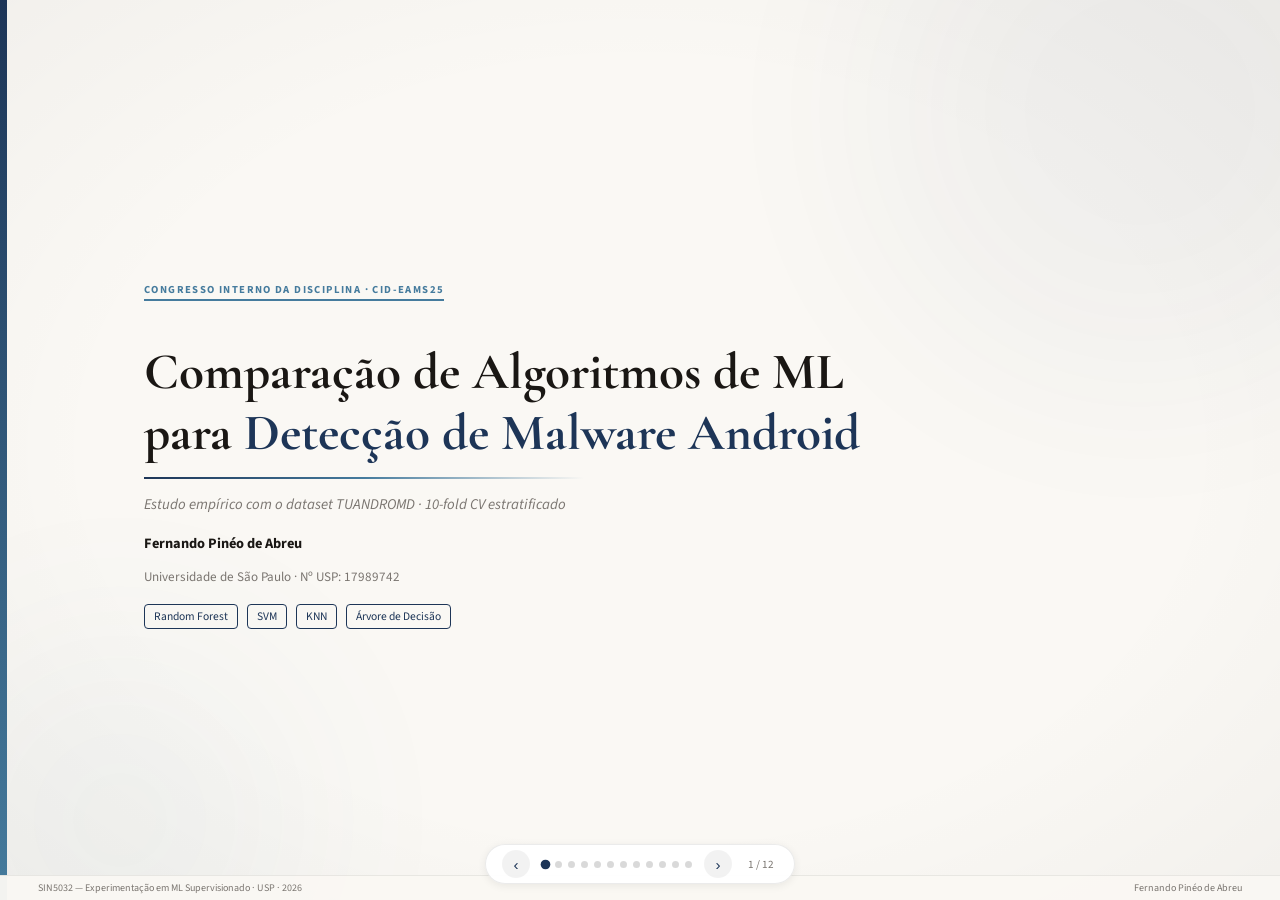
<file: index.html>
<!DOCTYPE html>
<html lang="pt-BR">
<head>
<meta charset="UTF-8">
<meta name="viewport" content="width=device-width, initial-scale=1.0">
<meta name="slides-format" content="viewport">
<title>Malware Android — ML Comparativo v6</title>
<link rel="preconnect" href="https://fonts.googleapis.com">
<link rel="preconnect" href="https://fonts.gstatic.com" crossorigin>
<link href="https://fonts.googleapis.com/css2?family=Cormorant+Garamond:wght@400;600;700&family=Source+Sans+3:wght@300;400;600;700&display=swap" rel="stylesheet">
<link rel="stylesheet" href="assets/css/styles.css">
</head>
<body>
<div class="deck">

<!-- SLIDE 1 TÍTULO -->
<div class="slide slide-1 active" data-slide="1">
  <div class="gradient-mesh">
    <div class="blob" style="width:540px;height:540px;top:-160px;right:-130px;background:#1d3557"></div>
    <div class="blob" style="width:380px;height:380px;bottom:-110px;left:-70px;background:#457b9d"></div>
  </div>
  <div class="title-bar"></div>
  <div class="slide-footer"><span>SIN5032 — Experimentação em ML Supervisionado · USP · 2026</span><span>Fernando Pinéo de Abreu</span></div>
  <div class="content" style="padding-left:clamp(2.4rem,5vw,4.5rem)">
    <p class="section-tag reveal">Congresso Interno da Disciplina · CID-EAMS25</p>
    <h1 class="font-display reveal" style="font-size:clamp(1.9rem,4vw,3.2rem);font-weight:700;line-height:1.2;margin-bottom:.5rem">
      Comparação de Algoritmos de ML<br>para <span style="color:#1d3557">Detecção de Malware Android</span>
    </h1>
    <hr class="rule reveal" style="max-width:440px;margin-left:0;margin-top:.8rem;margin-bottom:.8rem">
    <p class="reveal" style="font-size:.93rem;color:#7a7570;font-style:italic;margin-bottom:1.1rem">Estudo empírico com o dataset TUANDROMD · 10-fold CV estratificado</p>
    <div class="reveal">
      <p style="font-size:.9rem;font-weight:700;color:#1a1714">Fernando Pinéo de Abreu</p>
      <p style="font-size:.82rem;color:#7a7570">Universidade de São Paulo · Nº USP: 17989742</p>
    </div>
    <div class="reveal" style="margin-top:1.1rem;display:flex;gap:9px;flex-wrap:wrap">
      <span style="font-size:.72rem;color:#1d3557;border:1px solid #1d3557;border-radius:4px;padding:3px 9px">Random Forest</span>
      <span style="font-size:.72rem;color:#1d3557;border:1px solid #1d3557;border-radius:4px;padding:3px 9px">SVM</span>
      <span style="font-size:.72rem;color:#1d3557;border:1px solid #1d3557;border-radius:4px;padding:3px 9px">KNN</span>
      <span style="font-size:.72rem;color:#1d3557;border:1px solid #1d3557;border-radius:4px;padding:3px 9px">Árvore de Decisão</span>
    </div>
  </div>
</div>

<!-- SLIDE 2 PROBLEMA -->
<div class="slide slide-2" data-slide="2">
  <div class="gradient-mesh"><div class="blob" style="width:340px;height:340px;top:-60px;right:-40px;background:#1d3557"></div></div>
  <div class="slide-footer"><span>Introdução</span><span>Fernando Pinéo de Abreu</span></div>
  <div class="content">
    <p class="section-tag reveal">1. Problema</p>
    <h2 class="font-display reveal" style="font-size:clamp(1.6rem,3vw,2.4rem);font-weight:600;margin-bottom:.65rem">Motivação e Questão de Pesquisa</h2>
    <hr class="rule-thin reveal" style="margin-bottom:.9rem">
    <div style="display:grid;grid-template-columns:1fr 1fr 1fr;gap:12px;margin-bottom:1rem">
      <div class="sci-card reveal" style="text-align:center"><div style="font-size:2rem;font-weight:700;color:#1d3557;font-family:'Cormorant Garamond',serif">3B+</div><p style="font-size:.73rem;color:#7a7570;margin-top:2px">dispositivos Android ativos</p></div>
      <div class="sci-card reveal" style="text-align:center"><div style="font-size:2rem;font-weight:700;color:#e63946;font-family:'Cormorant Garamond',serif">79,8%</div><p style="font-size:.73rem;color:#7a7570;margin-top:2px">das amostras são malware</p></div>
      <div class="sci-card reveal" style="text-align:center"><div style="font-size:2rem;font-weight:700;color:#457b9d;font-family:'Cormorant Garamond',serif">241</div><p style="font-size:.73rem;color:#7a7570;margin-top:2px">features binárias</p></div>
    </div>
    <div class="reveal" style="border-left:4px solid #1d3557;padding:.9rem 1.3rem;background:rgba(29,53,87,.04);border-radius:0 8px 8px 0">
      <p style="font-size:.75rem;font-weight:700;text-transform:uppercase;letter-spacing:.08em;color:#1d3557;margin-bottom:.3rem">Questão de Pesquisa</p>
      <p style="font-family:'Cormorant Garamond',serif;font-style:italic;font-size:1.13rem;line-height:1.45;color:#1a1714">Qual algoritmo — RF, SVM, KNN ou AD — apresenta maior F1 e AUC-ROC, e as diferenças são estatisticamente significativas sob 10-fold CV?</p>
    </div>
  </div>
</div>

<!-- SLIDE 3 DATASET + METODOLOGIA -->
<div class="slide slide-3" data-slide="3">
  <div class="gradient-mesh"><div class="blob" style="width:340px;height:340px;bottom:-60px;left:-40px;background:#457b9d"></div></div>
  <div class="slide-footer"><span>Dataset e Metodologia</span><span>Fernando Pinéo de Abreu</span></div>
  <div class="content">
    <p class="section-tag reveal">2. Dataset e Metodologia</p>
    <h2 class="font-display reveal" style="font-size:clamp(1.6rem,3vw,2.4rem);font-weight:600;margin-bottom:.65rem">TUANDROMD + Protocolo Experimental</h2>
    <hr class="rule-thin reveal" style="margin-bottom:.9rem">
    <div style="display:grid;grid-template-columns:1fr 1fr;gap:16px">
      <div>
        <p class="reveal" style="font-size:.74rem;font-weight:700;text-transform:uppercase;letter-spacing:.08em;color:#1d3557;border-bottom:2px solid #1d3557;padding-bottom:3px;margin-bottom:.5rem">Dataset</p>
        <ul style="list-style:none;padding:0;display:flex;flex-direction:column;gap:7px">
          <li class="reveal" style="font-size:.82rem;color:#3d3a35">· 4.464 instâncias · 241 features binárias</li>
          <li class="reveal" style="font-size:.82rem;color:#3d3a35">· 213 permissões Android + 28 APIs</li>
          <li class="reveal" style="font-size:.82rem;color:#e63946;font-weight:600">! 3.802 duplicatas — cautela nas métricas</li>
          <li class="reveal" style="font-size:.82rem;color:#e63946;font-weight:600">! Desbalanceamento: 79,8% malware</li>
        </ul>
      </div>
      <div>
        <p class="reveal" style="font-size:.74rem;font-weight:700;text-transform:uppercase;letter-spacing:.08em;color:#457b9d;border-bottom:2px solid #457b9d;padding-bottom:3px;margin-bottom:.5rem">Protocolo</p>
        <ul style="list-style:none;padding:0;display:flex;flex-direction:column;gap:7px">
          <li class="reveal" style="font-size:.82rem;color:#3d3a35">· StratifiedKFold 10 folds, seed=42</li>
          <li class="reveal" style="font-size:.82rem;color:#3d3a35">· MinMaxScaler apenas em SVM e KNN</li>
          <li class="reveal" style="font-size:.82rem;color:#3d3a35">· Métricas: F1-score e AUC-ROC</li>
          <li class="reveal" style="font-size:.82rem;color:#3d3a35">· Wilcoxon + Bonferroni (α = <span style="color:#e63946;font-weight:700">0,0083</span>)</li>
        </ul>
      </div>
    </div>
    <div class="reveal" style="margin-top:.7rem;font-size:.74rem;color:#7a7570;padding:.55rem .75rem;border:1px dashed rgba(0,0,0,.13);border-radius:6px;line-height:1.4">
      Objetivo da validação: estimar o erro fora da amostra; a escolha de modelos e hiperparâmetros no mesmo processo pode introduzir viés otimista leve.
    </div>
  </div>
</div>

<!-- SLIDE 5 DESENHO EXPERIMENTAL -->
<div class="slide slide-5" data-slide="5">
  <div class="gradient-mesh"><div class="blob" style="width:340px;height:340px;top:-60px;right:-40px;background:#1d3557"></div></div>
  <div class="slide-footer"><span>Desenho Experimental</span><span>Fernando Pinéo de Abreu</span></div>
  <div class="content">
    <p class="section-tag reveal">2.1 Desenho Experimental</p>
    <h2 class="font-display reveal" style="font-size:clamp(1.55rem,2.8vw,2.2rem);font-weight:600;margin-bottom:.55rem">Condições, Fatores e Controle Experimental</h2>
    <hr class="rule-thin reveal" style="margin-bottom:.75rem">
    <div style="display:grid;grid-template-columns:1fr 1fr 1fr;gap:12px;align-items:start">
      <div class="sci-card reveal" style="border-left:3px solid #1d3557">
        <p style="font-size:.8rem;font-weight:700;color:#1d3557;margin-bottom:4px">Condições testadas</p>
        <p style="font-size:.76rem;color:#7a7570;line-height:1.4">RF, SVM, KNN e AD avaliados no mesmo conjunto TUANDROMD, com F1-score e AUC-ROC como resposta experimental.</p>
      </div>
      <div class="sci-card reveal" style="border-left:3px solid #457b9d">
        <p style="font-size:.8rem;font-weight:700;color:#457b9d;margin-bottom:4px">Fatores manipulados</p>
        <p style="font-size:.76rem;color:#7a7570;line-height:1.4">Hipótese/modelo de classificação e pré-processamento específico (MinMaxScaler apenas para SVM/KNN).</p>
      </div>
      <div class="sci-card reveal" style="border-left:3px solid #e63946">
        <p style="font-size:.8rem;font-weight:700;color:#e63946;margin-bottom:4px">Constantes e bloqueio</p>
        <p style="font-size:.76rem;color:#7a7570;line-height:1.4">Mesmos folds estratificados (pareamento), seed fixa, mesmas métricas e mesmo protocolo estatístico (Wilcoxon pareado + Bonferroni).</p>
      </div>
    </div>
    <div class="reveal" style="margin-top:.7rem;font-size:.75rem;color:#7a7570;padding:.6rem .8rem;border:1px dashed rgba(0,0,0,.13);border-radius:6px;line-height:1.4">
      Este desenho busca estimar erro fora da amostra com menor viés e menor dependência de uma partição específica.
    </div>
  </div>
</div>

<!-- SLIDE 4 BASE DE DADOS (VISUAL) -->
<div class="slide slide-4" data-slide="4">
  <div class="gradient-mesh"><div class="blob" style="width:340px;height:340px;bottom:-60px;left:-40px;background:#457b9d"></div></div>
  <div class="slide-footer"><span>Base de Dados</span><span>Fernando Pinéo de Abreu</span></div>
  <div class="content">
    <p class="section-tag reveal">2.2 Base de Dados (Visual)</p>
    <h2 class="font-display reveal" style="font-size:clamp(1.55rem,2.8vw,2.2rem);font-weight:600;margin-bottom:.55rem">Recorte do TUANDROMD em formato tabular</h2>
    <hr class="rule-thin reveal" style="margin-bottom:.75rem">
    <div style="display:grid;grid-template-columns:1.65fr 1fr;gap:16px;align-items:start">
      <div class="chart-wrap reveal" style="padding:10px">
        <img src="assets/images/slide-7-dataset-print.png" alt="Recorte do dataset TUANDROMD em formato tabular com features binárias">
      </div>
      <div style="display:flex;flex-direction:column;gap:9px">
        <div class="sci-card reveal" style="border-left:3px solid #1d3557">
          <p style="font-size:.8rem;font-weight:700;color:#1d3557;margin-bottom:2px">Leitura do recorte</p>
          <p style="font-size:.76rem;color:#7a7570">Cada linha representa um aplicativo; as colunas são permissões e APIs codificadas de forma binária (0/1).</p>
        </div>
        <div class="sci-card reveal" style="border-left:3px solid #e63946">
          <p style="font-size:.8rem;font-weight:700;color:#e63946;margin-bottom:2px">Ponto metodológico</p>
          <p style="font-size:.76rem;color:#7a7570">A estrutura alta dimensional (241 features) motiva comparar algoritmos com vieses indutivos distintos sob o mesmo protocolo.</p>
        </div>
      </div>
    </div>
  </div>
</div>

<!-- SLIDE 6 FEATURES MAIS DISCRIMINATIVAS -->
<div class="slide slide-6" data-slide="6">
  <div class="gradient-mesh"><div class="blob" style="width:340px;height:340px;bottom:-60px;right:-40px;background:#457b9d"></div></div>
  <div class="slide-footer"><span>Análise das Features</span><span>Fernando Pinéo de Abreu</span></div>
  <div class="content">
    <p class="section-tag reveal">3. Resultados</p>
    <h2 class="font-display reveal" style="font-size:clamp(1.55rem,2.8vw,2.2rem);font-weight:600;margin-bottom:.55rem">Taxa de Presença das Top 5 Features por Classe</h2>
    <hr class="rule-thin reveal" style="margin-bottom:.75rem">
    <div style="display:grid;grid-template-columns:1.45fr 1fr;gap:16px;align-items:start">
      <div class="chart-wrap reveal" style="padding:10px">
        <img src="assets/images/slide-4-features.png" alt="Comparação da taxa de presença das cinco principais features entre malware e goodware">
      </div>
      <div style="display:flex;flex-direction:column;gap:9px">
        <div class="sci-card reveal" style="border-left:3px solid #1d3557">
          <p style="font-size:.8rem;font-weight:700;color:#1d3557;margin-bottom:2px">Feature mais discriminativa</p>
          <p style="font-size:.76rem;color:#7a7570"><code>RECEIVE_BOOT_COMPLETED</code> aparece em <b>98%</b> dos malwares e <b>39%</b> dos goodwares.</p>
        </div>
        <div class="sci-card reveal" style="border-left:3px solid #457b9d">
          <p style="font-size:.8rem;font-weight:700;color:#457b9d;margin-bottom:2px">Padrão de benignidade</p>
          <p style="font-size:.76rem;color:#7a7570"><code>openConnection</code> e <code>getLastKnownLocation</code> predominam em goodware.</p>
        </div>
        <div class="reveal" style="font-size:.75rem;color:#7a7570;padding:.6rem .8rem;border:1px dashed rgba(0,0,0,.13);border-radius:6px;line-height:1.4">
          O gráfico contextualiza por que os modelos conseguem separar classes com alto F1 e AUC.
        </div>
      </div>
    </div>
  </div>
</div>

<!-- SLIDE 7 GRÁFICO BARRAS -->
<div class="slide slide-7" data-slide="7">
  <div class="gradient-mesh"><div class="blob" style="width:340px;height:340px;top:-60px;right:-40px;background:#1d3557"></div></div>
  <div class="slide-footer"><span>Resultados</span><span>Fernando Pinéo de Abreu</span></div>
  <div class="content">
    <p class="section-tag reveal">3. Resultados</p>
    <h2 class="font-display reveal" style="font-size:clamp(1.55rem,2.8vw,2.2rem);font-weight:600;margin-bottom:.55rem">F1-score e AUC-ROC por Algoritmo (média ± σ)</h2>
    <hr class="rule-thin reveal" style="margin-bottom:.75rem">
    <div style="display:grid;grid-template-columns:1.6fr 1fr;gap:16px;align-items:start">
      <div class="chart-wrap reveal" style="padding:10px">
        <img src="assets/images/slide-4-chart.png" alt="Barras F1 e AUC por algoritmo — barras de erro mostram desvio padrão nos 10 folds">
      </div>
      <div style="display:flex;flex-direction:column;gap:9px">
        <div class="sci-card reveal" style="border-left:3px solid #1d3557">
          <p style="font-size:.8rem;font-weight:700;color:#1d3557;margin-bottom:2px">🏆 Random Forest</p>
          <p style="font-size:.76rem;color:#7a7570">F1 = <b>0,9969</b> · AUC = <b>0,9995</b><br>σ<sub>AUC</sub> = ±0,0006 — mais estável</p>
        </div>
        <div class="sci-card reveal" style="border-left:3px solid #e63946">
          <p style="font-size:.8rem;font-weight:700;color:#e63946;margin-bottom:2px">⚠ Árvore de Decisão</p>
          <p style="font-size:.76rem;color:#7a7570">F1 alto, AUC = <b style="color:#e63946">0,9819</b><br>σ<sub>AUC</sub> = ±0,0127 — instável</p>
        </div>
        <div class="sci-card reveal" style="border-left:3px solid #457b9d">
          <p style="font-size:.8rem;font-weight:700;color:#457b9d;margin-bottom:2px">SVM e KNN</p>
          <p style="font-size:.76rem;color:#7a7570">Desempenho intermediário e similar entre si</p>
        </div>
      </div>
    </div>
  </div>
</div>

<!-- SLIDE 8 BOXPLOT -->
<div class="slide slide-8" data-slide="8">
  <div class="gradient-mesh"><div class="blob" style="width:340px;height:340px;bottom:-60px;left:-40px;background:#457b9d"></div></div>
  <div class="slide-footer"><span>Resultados — Estabilidade</span><span>Fernando Pinéo de Abreu</span></div>
  <div class="content">
    <p class="section-tag reveal">3. Resultados</p>
    <h2 class="font-display reveal" style="font-size:clamp(1.55rem,2.8vw,2.2rem);font-weight:600;margin-bottom:.55rem">Distribuição do F1-score nos 10 Folds</h2>
    <hr class="rule-thin reveal" style="margin-bottom:.75rem">
    <div style="display:grid;grid-template-columns:1.1fr 1fr;gap:16px;align-items:start">
      <div class="chart-wrap reveal" style="padding:10px">
        <img src="assets/images/slide-5-chart.png" alt="Boxplot do F1-score por fold para cada algoritmo">
      </div>
      <div style="display:flex;flex-direction:column;gap:9px">
        <div class="sci-card reveal" style="border-left:3px solid #1d3557">
          <p style="font-size:.8rem;font-weight:700;color:#1d3557;margin-bottom:2px">RF é o mais consistente</p>
          <p style="font-size:.76rem;color:#7a7570">Caixa estreita — menor dispersão interquartil nos 10 folds.</p>
        </div>
        <div class="sci-card reveal" style="border-left:3px solid #e63946">
          <p style="font-size:.8rem;font-weight:700;color:#e63946;margin-bottom:2px">AD tem outlier</p>
          <p style="font-size:.76rem;color:#7a7570">Um fold distante revela sensibilidade à partição dos dados.</p>
        </div>
        <div class="reveal" style="font-size:.75rem;color:#7a7570;padding:.6rem .8rem;border:1px dashed rgba(0,0,0,.13);border-radius:6px;line-height:1.4">
          A variabilidade distingue RF dos demais — não apenas a mediana.
        </div>
      </div>
    </div>
  </div>
</div>

<!-- SLIDE 9 HEATMAP + TABELA -->
<div class="slide slide-9" data-slide="9">
  <div class="gradient-mesh"><div class="blob" style="width:340px;height:340px;top:-60px;left:-40px;background:#1d3557"></div></div>
  <div class="slide-footer"><span>Comparação Estatística</span><span>Fernando Pinéo de Abreu</span></div>
  <div class="content">
    <p class="section-tag reveal">4. Significância Estatística</p>
    <h2 class="font-display reveal" style="font-size:clamp(1.55rem,2.8vw,2.2rem);font-weight:600;margin-bottom:.55rem">Wilcoxon Pareado + Correção de Bonferroni (α = 0,0083)</h2>
    <hr class="rule-thin reveal" style="margin-bottom:.75rem">
    <div style="display:grid;grid-template-columns:1fr 1fr;gap:16px;align-items:start">
      <div class="chart-wrap reveal" style="padding:10px">
        <img src="assets/images/slide-6-chart.png" alt="Heatmap dos p-valores do teste de Wilcoxon com correção de Bonferroni">
      </div>
      <div>
        <table class="sci-table reveal">
          <thead><tr><th>Par</th><th style="text-align:center">p-valor</th><th style="text-align:center">Sig.</th></tr></thead>
          <tbody>
            <tr class="hl"><td>RF vs SVM</td><td style="text-align:center">0,002</td><td style="text-align:center"><span class="sig-yes">Sim ✓</span></td></tr>
            <tr class="hl"><td>RF vs KNN</td><td style="text-align:center">0,002</td><td style="text-align:center"><span class="sig-yes">Sim ✓</span></td></tr>
            <tr class="hl"><td>RF vs AD</td><td style="text-align:center">0,004</td><td style="text-align:center"><span class="sig-yes">Sim ✓</span></td></tr>
            <tr class="hl"><td>SVM vs KNN</td><td style="text-align:center">0,008</td><td style="text-align:center"><span class="sig-yes">Sim ✓</span></td></tr>
            <tr><td>SVM vs AD</td><td style="text-align:center">0,695</td><td style="text-align:center"><span class="sig-no">Não ✗</span></td></tr>
            <tr><td>KNN vs AD</td><td style="text-align:center">0,051</td><td style="text-align:center"><span class="sig-no">Não ✗</span></td></tr>
          </tbody>
        </table>
        <div class="sci-card reveal" style="margin-top:10px;border-left:3px solid #1d3557">
          <p style="font-size:.78rem;color:#3d3a35"><strong style="color:#1d3557">RF supera todos</strong> com significância. SVM, KNN e AD não se distinguem entre si.</p>
        </div>
      </div>
    </div>
  </div>
</div>

<!-- SLIDE 10 LIMITAÇÕES -->
<div class="slide slide-10" data-slide="10">
  <div class="gradient-mesh"><div class="blob" style="width:340px;height:340px;bottom:-60px;left:-40px;background:#457b9d"></div></div>
  <div class="slide-footer"><span>Limitações do Experimento</span><span>Fernando Pinéo de Abreu</span></div>
  <div class="content">
    <p class="section-tag reveal">5. Limitações</p>
    <h2 class="font-display reveal" style="font-size:clamp(1.55rem,2.8vw,2.2rem);font-weight:600;margin-bottom:.55rem">Ameaças à validade dos resultados</h2>
    <hr class="rule-thin reveal" style="margin-bottom:.75rem">
    <div style="display:grid;grid-template-columns:1fr 1fr;gap:12px;align-items:start">
      <div class="sci-card reveal" style="border-left:3px solid #e63946">
        <p style="font-size:.8rem;font-weight:700;color:#e63946;margin-bottom:4px">Muitas duplicatas no dataset</p>
        <p style="font-size:.76rem;color:#7a7570;line-height:1.4">3.802 de 4.464 instâncias são duplicadas, podendo inflar F1/AUC e reduzir a variabilidade observada.</p>
      </div>
      <div class="sci-card reveal" style="border-left:3px solid #1d3557">
        <p style="font-size:.8rem;font-weight:700;color:#1d3557;margin-bottom:4px">Desbalanceamento de classes</p>
        <p style="font-size:.76rem;color:#7a7570;line-height:1.4">Com 79,8% de malware, os modelos podem favorecer a classe majoritária sem refletir cenários reais.</p>
      </div>
      <div class="sci-card reveal" style="border-left:3px solid #457b9d">
        <p style="font-size:.8rem;font-weight:700;color:#457b9d;margin-bottom:4px">Validação em base única</p>
        <p style="font-size:.76rem;color:#7a7570;line-height:1.4">Resultados obtidos apenas no TUANDROMD; a generalização para outros períodos e famílias é limitada.</p>
      </div>
      <div class="sci-card reveal" style="border-left:3px solid #1d3557">
        <p style="font-size:.8rem;font-weight:700;color:#1d3557;margin-bottom:4px">Sem otimização extensa</p>
        <p style="font-size:.76rem;color:#7a7570;line-height:1.4">Comparação focou configurações padrão; ajustes de hiperparâmetros e nested CV podem alterar o ranking.</p>
      </div>
    </div>
  </div>
</div>

<!-- SLIDE 11 CONCLUSÃO -->
<div class="slide slide-11" data-slide="11">
  <div class="gradient-mesh">
    <div class="blob" style="width:500px;height:500px;top:-130px;right:-110px;background:#1d3557"></div>
    <div class="blob" style="width:360px;height:360px;bottom:-90px;left:-60px;background:#457b9d"></div>
  </div>
  <div class="title-bar"></div>
  <div class="slide-footer"><span>Conclusão</span><span>Fernando Pinéo de Abreu</span></div>
  <div class="content" style="padding-left:clamp(2.4rem,5vw,4.5rem)">
    <p class="section-tag reveal">6. Conclusão</p>
    <h2 class="font-display reveal" style="font-size:clamp(1.8rem,3.4vw,2.8rem);font-weight:600;margin-bottom:.55rem">Síntese</h2>
    <hr class="rule reveal" style="max-width:400px;margin-left:0;margin-bottom:.9rem">
    <div class="reveal" style="border-left:4px solid #1d3557;padding:.85rem 1.2rem;background:rgba(29,53,87,.04);border-radius:0 8px 8px 0;margin-bottom:1rem;max-width:740px">
      <p style="font-family:'Cormorant Garamond',serif;font-style:italic;font-size:clamp(1rem,1.7vw,1.2rem);line-height:1.5;color:#1a1714">O <strong>Random Forest</strong> obteve F1 = 0,9969 e AUC = 0,9995, com superioridade estatisticamente significativa sobre todos os demais após correção de Bonferroni (p ≤ 0,004).</p>
    </div>
    <div style="display:grid;grid-template-columns:1fr 1fr 1fr;gap:11px" class="reveal">
      <div class="sci-card" style="text-align:center"><div style="font-size:1.65rem;font-weight:700;color:#1d3557;font-family:'Cormorant Garamond',serif">4/6</div><p style="font-size:.71rem;color:#7a7570">pares com diferença significativa</p></div>
      <div class="sci-card" style="text-align:center;border-left:3px solid #e63946"><div style="font-size:1.65rem;font-weight:700;color:#e63946;font-family:'Cormorant Garamond',serif">Cautela</div><p style="font-size:.71rem;color:#7a7570">3.802 duplicatas podem inflar métricas</p></div>
      <div class="sci-card" style="text-align:center;border-left:3px solid #457b9d"><div style="font-size:1.65rem;font-weight:700;color:#457b9d;font-family:'Cormorant Garamond',serif">Próximos</div><p style="font-size:.71rem;color:#7a7570">Grid search + SMOTE + datasets independentes</p></div>
    </div>
  </div>
</div>

</div>
<!-- SLIDE 12 ENCERRAMENTO -->
<div class="slide slide-12" data-slide="12">
  <div class="gradient-mesh">
    <div class="blob" style="width:520px;height:520px;top:-150px;right:-120px;background:#1d3557"></div>
    <div class="blob" style="width:380px;height:380px;bottom:-100px;left:-70px;background:#457b9d"></div>
  </div>
  <div class="title-bar"></div>
  <div class="slide-footer"><span>Encerramento</span><span>Fernando Pinéo de Abreu</span></div>
  <div class="content" style="padding-left:clamp(2.4rem,5vw,4.5rem);display:flex;flex-direction:column;justify-content:center;min-height:78vh">
    <p class="section-tag reveal">7. Encerramento</p>
    <h2 class="font-display reveal" style="font-size:clamp(2.2rem,4.2vw,3.5rem);font-weight:600;line-height:1.15;margin-bottom:.7rem">Obrigado!</h2>
    <hr class="rule reveal" style="max-width:360px;margin-left:0;margin-bottom:1rem">
    <div class="reveal" style="border-left:4px solid #1d3557;padding:1rem 1.35rem;background:rgba(29,53,87,.04);border-radius:0 8px 8px 0;max-width:760px">
      <p style="font-family:'Cormorant Garamond',serif;font-style:italic;font-size:clamp(1.15rem,2vw,1.45rem);line-height:1.5;color:#1a1714;margin:0 0 .45rem 0">Agradeço pela atenção.</p>
      <p style="font-size:.92rem;color:#3d3a35;margin:0">Fernando Pinéo de Abreu</p>
    </div>
  </div>
</div>

<div class="nav-controls">
  <button class="nav-btn" onclick="changeSlide(-1)">&#8249;</button>
  <div class="slide-dots" id="dots"></div>
  <button class="nav-btn" onclick="changeSlide(1)">&#8250;</button>
  <span class="slide-counter" id="counter">1 / 12</span>
</div>
<script src="assets/js/slides.js"></script>
</body>
</html>
</file>
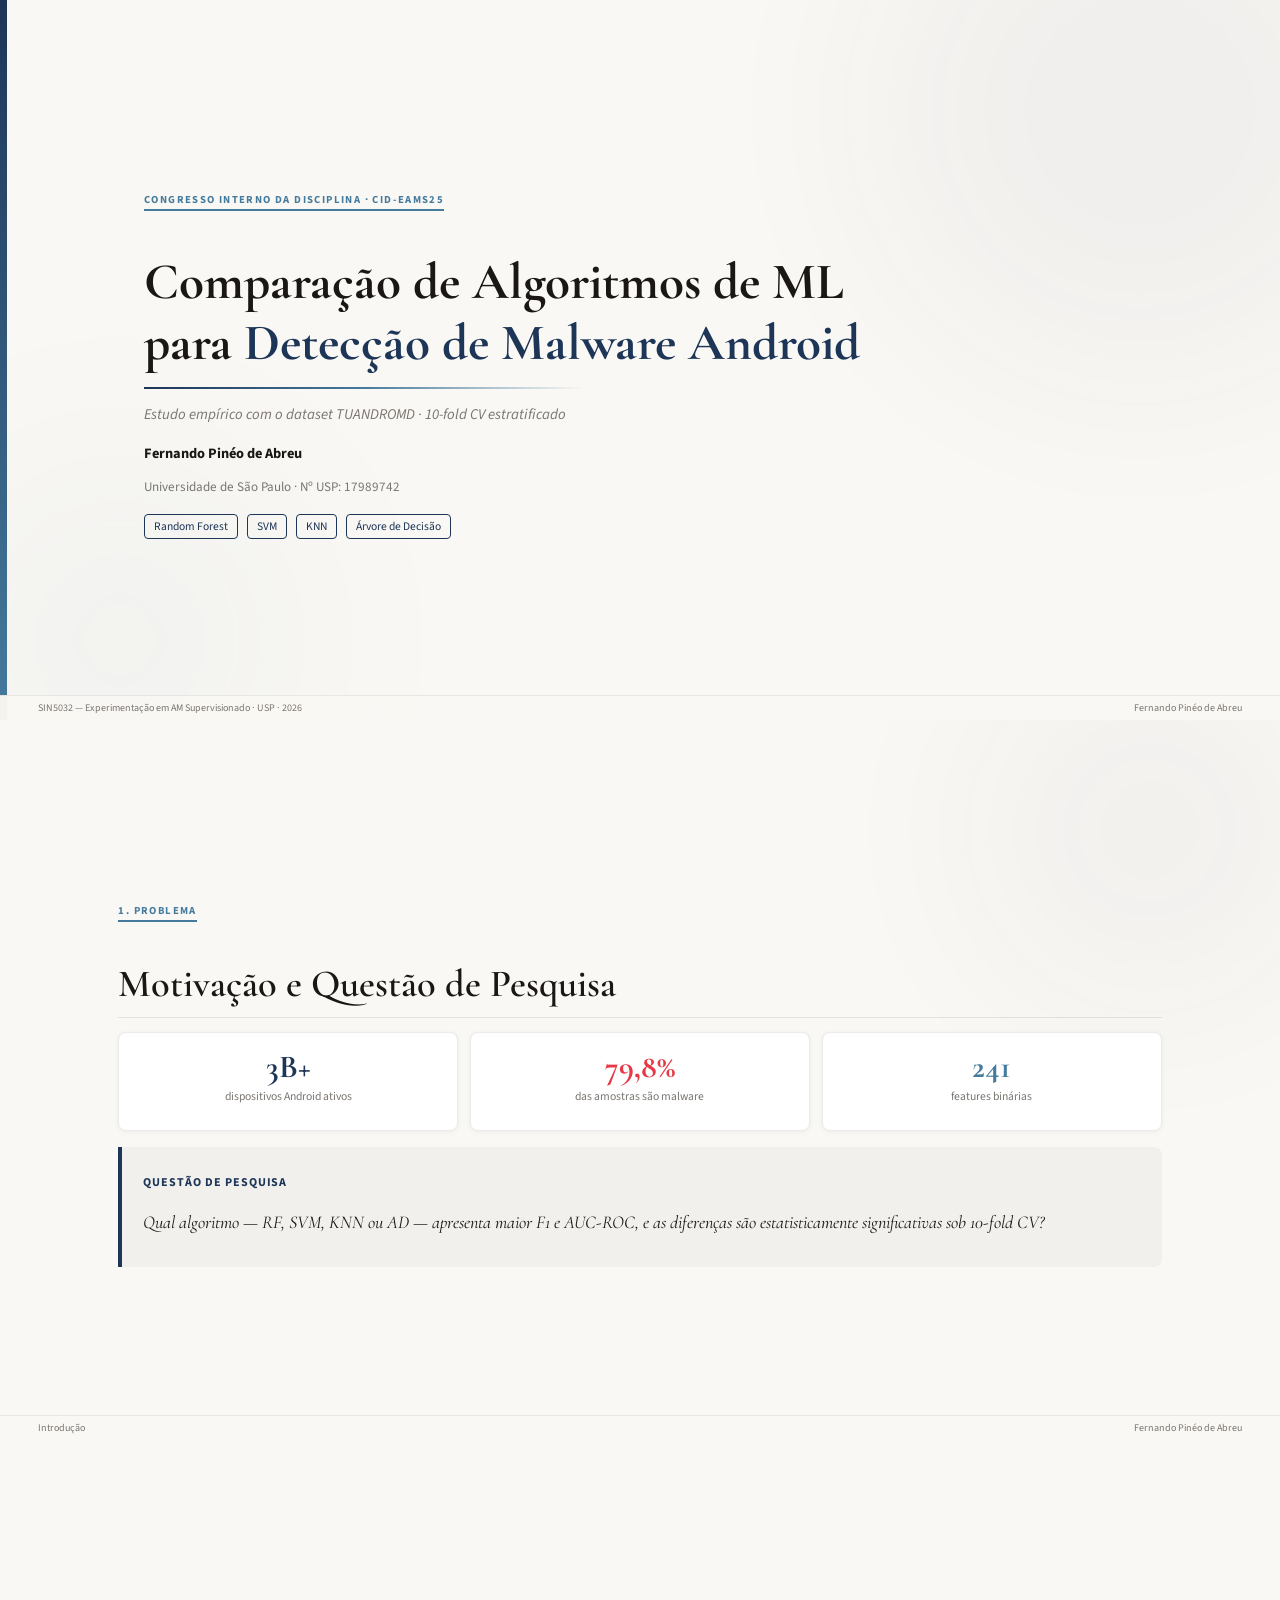
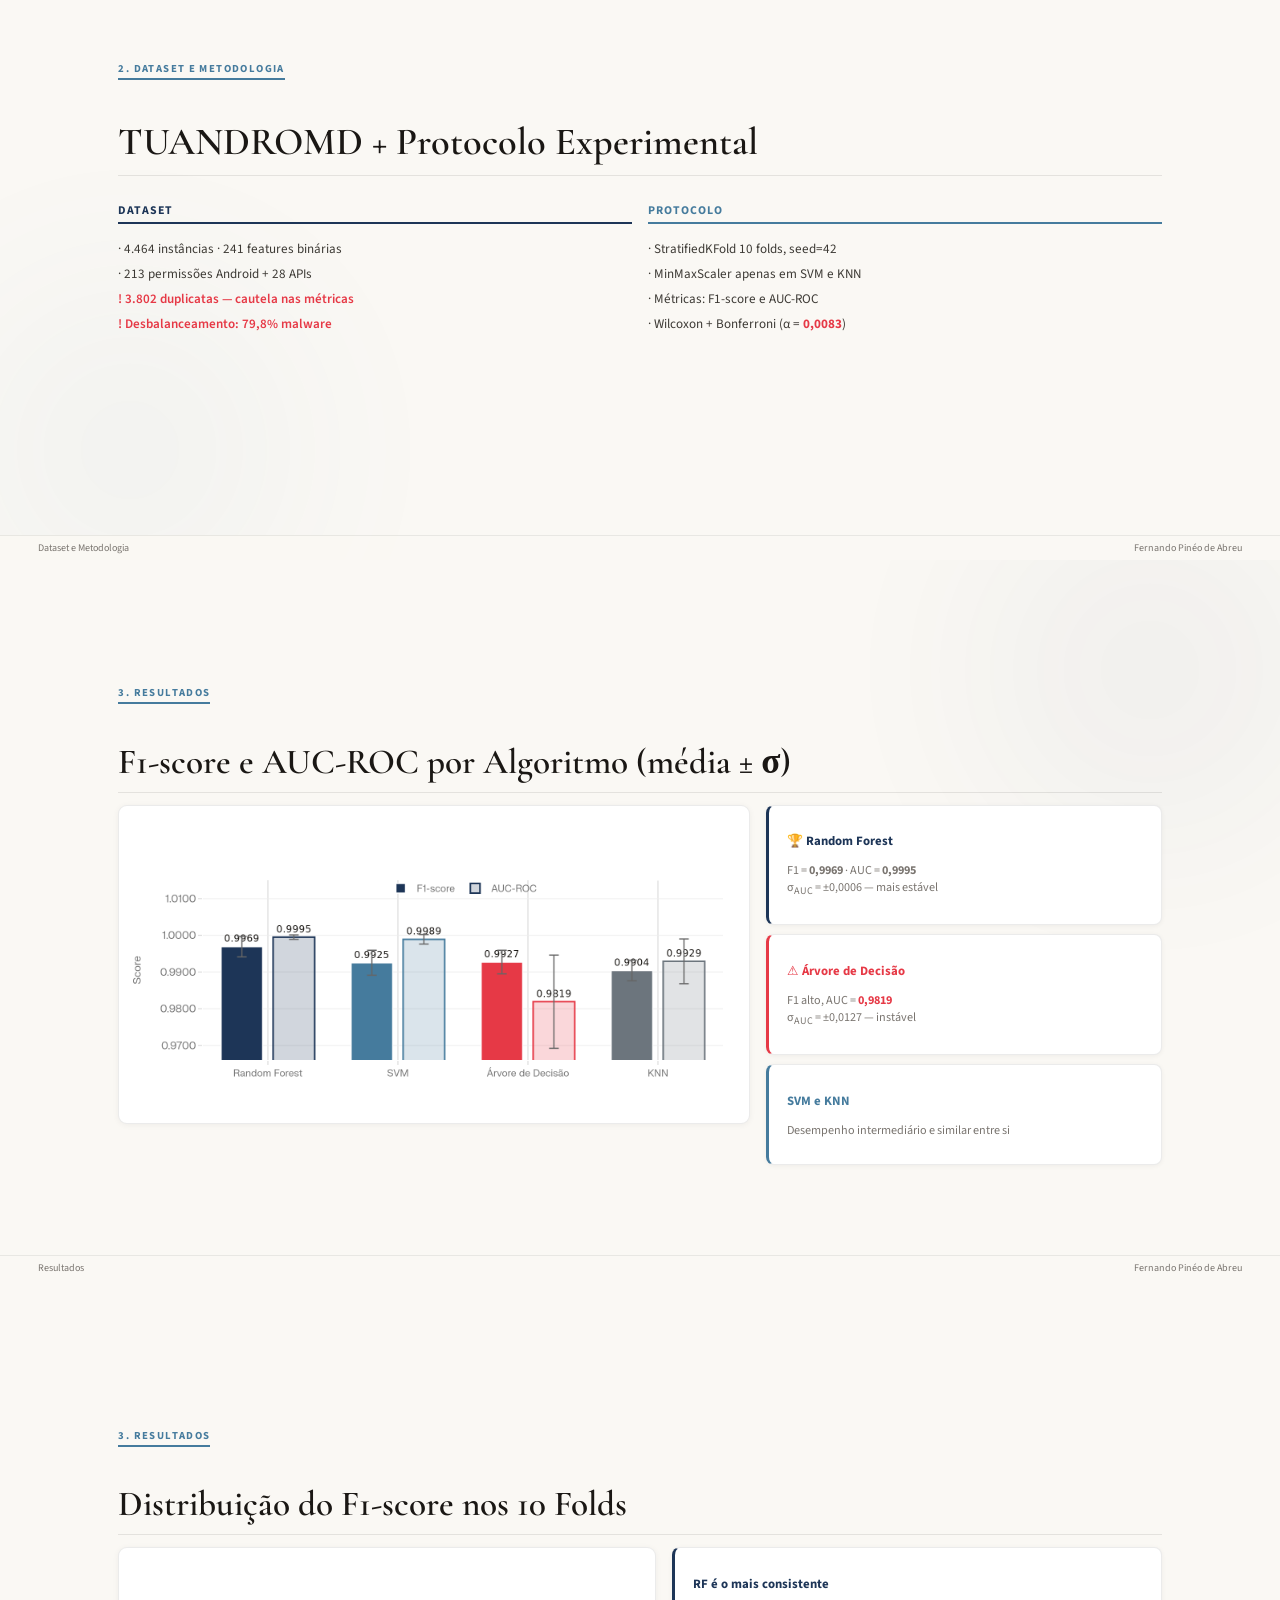
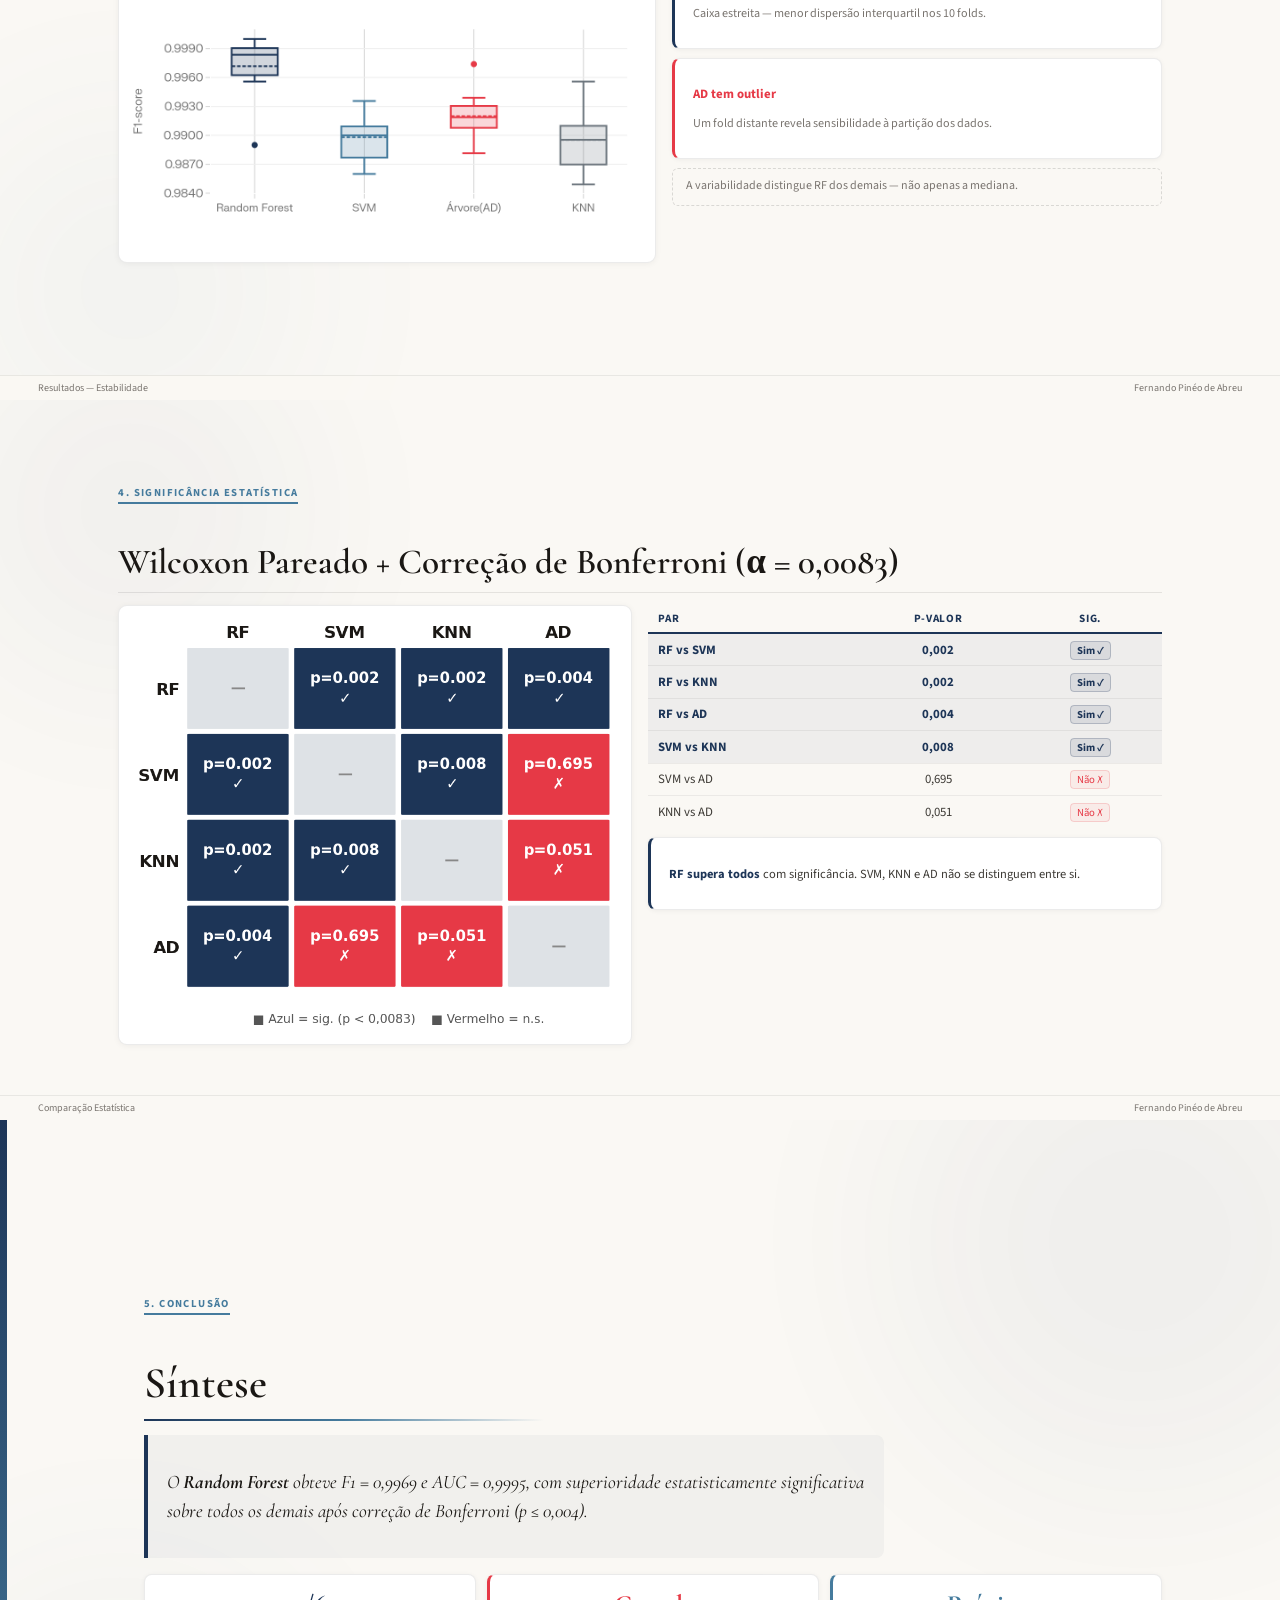
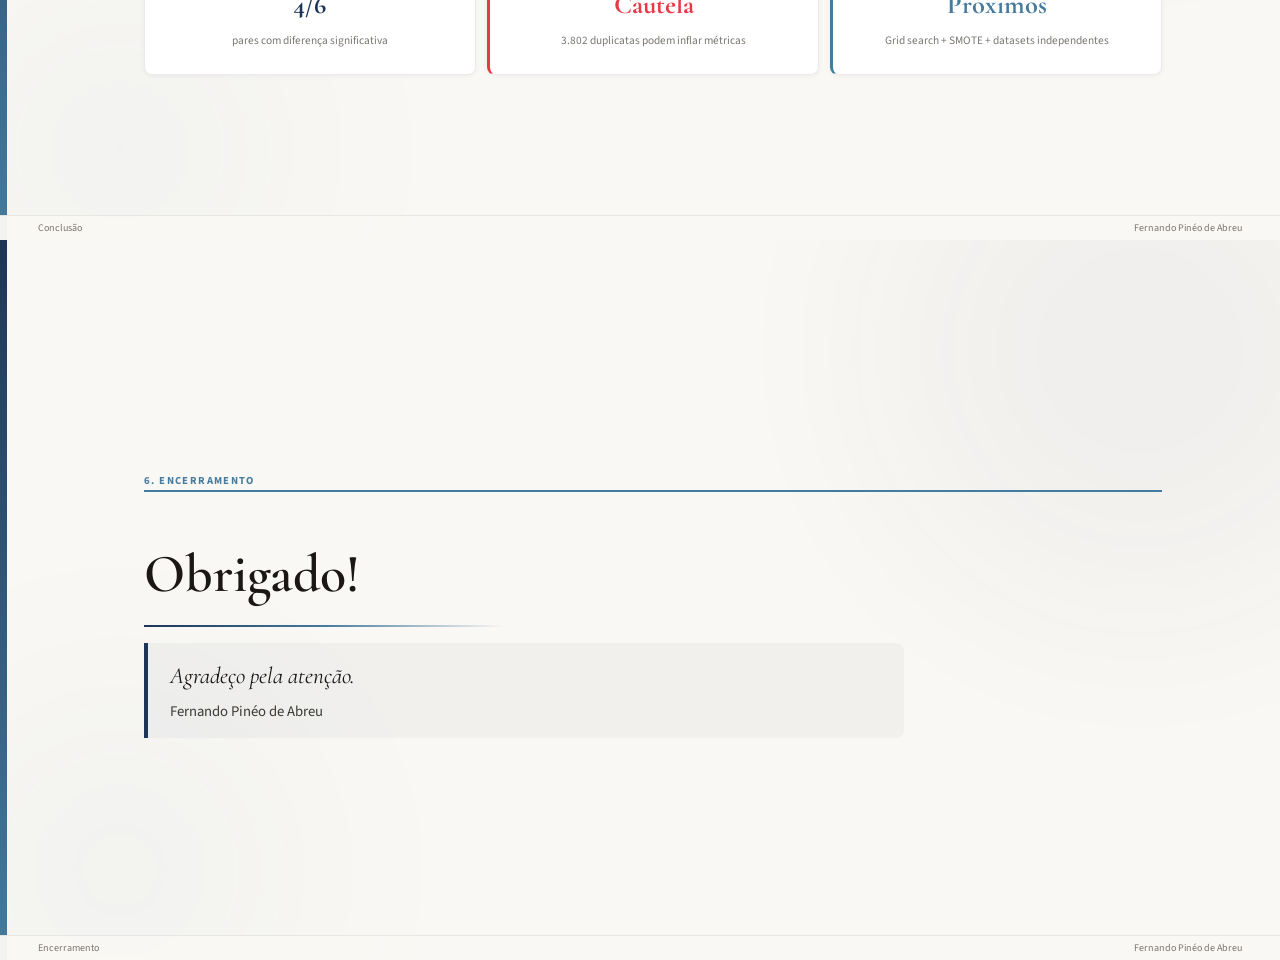
<file: slides-print.html>
<!DOCTYPE html>
<html lang="pt-BR">
<head>
<meta charset="UTF-8">
<meta name="viewport" content="width=device-width, initial-scale=1.0">
<meta name="slides-format" content="viewport">
<title>Malware Android — ML Comparativo v6</title>
<link rel="preconnect" href="https://fonts.googleapis.com">
<link rel="preconnect" href="https://fonts.gstatic.com" crossorigin>
<link href="https://fonts.googleapis.com/css2?family=Cormorant+Garamond:wght@400;600;700&family=Source+Sans+3:wght@300;400;600;700&display=swap" rel="stylesheet">
<link rel="stylesheet" href="assets/css/styles.css">
<style>
@page { size: 13.333in 7.5in; margin: 0; }
html, body { margin: 0 !important; padding: 0 !important; width: auto !important; height: auto !important; overflow: visible !important; background: #ffffff !important; }
body { font-family: 'Source Sans 3', system-ui, sans-serif; }
.deck { width: auto !important; height: auto !important; position: static !important; }
.slide, .slide.active {
  position: relative !important;
  inset: auto !important;
  opacity: 1 !important;
  transform: none !important;
  pointer-events: auto !important;
  width: 13.333in !important;
  height: 7.5in !important;
  min-height: 7.5in !important;
  page-break-after: always !important;
  break-after: page !important;
  overflow: hidden !important;
}
.slide:last-of-type { page-break-after: auto !important; break-after: auto !important; }
.slide::after { display: none !important; }
.reveal { opacity: 1 !important; transform: none !important; }
.nav-controls { display: none !important; }
</style>
</head>
<body>
<div class="deck">

<!-- SLIDE 1 TÍTULO -->
<div class="slide slide-1 active" data-slide="1">
  <div class="gradient-mesh">
    <div class="blob" style="width:540px;height:540px;top:-160px;right:-130px;background:#1d3557"></div>
    <div class="blob" style="width:380px;height:380px;bottom:-110px;left:-70px;background:#457b9d"></div>
  </div>
  <div class="title-bar"></div>
  <div class="slide-footer"><span>SIN5032 — Experimentação em AM Supervisionado · USP · 2026</span><span>Fernando Pinéo de Abreu</span></div>
  <div class="content" style="padding-left:clamp(2.4rem,5vw,4.5rem)">
    <p class="section-tag reveal">Congresso Interno da Disciplina · CID-EAMS25</p>
    <h1 class="font-display reveal" style="font-size:clamp(1.9rem,4vw,3.2rem);font-weight:700;line-height:1.2;margin-bottom:.5rem">
      Comparação de Algoritmos de ML<br>para <span style="color:#1d3557">Detecção de Malware Android</span>
    </h1>
    <hr class="rule reveal" style="max-width:440px;margin-left:0;margin-top:.8rem;margin-bottom:.8rem">
    <p class="reveal" style="font-size:.93rem;color:#7a7570;font-style:italic;margin-bottom:1.1rem">Estudo empírico com o dataset TUANDROMD · 10-fold CV estratificado</p>
    <div class="reveal">
      <p style="font-size:.9rem;font-weight:700;color:#1a1714">Fernando Pinéo de Abreu</p>
      <p style="font-size:.82rem;color:#7a7570">Universidade de São Paulo · Nº USP: 17989742</p>
    </div>
    <div class="reveal" style="margin-top:1.1rem;display:flex;gap:9px;flex-wrap:wrap">
      <span style="font-size:.72rem;color:#1d3557;border:1px solid #1d3557;border-radius:4px;padding:3px 9px">Random Forest</span>
      <span style="font-size:.72rem;color:#1d3557;border:1px solid #1d3557;border-radius:4px;padding:3px 9px">SVM</span>
      <span style="font-size:.72rem;color:#1d3557;border:1px solid #1d3557;border-radius:4px;padding:3px 9px">KNN</span>
      <span style="font-size:.72rem;color:#1d3557;border:1px solid #1d3557;border-radius:4px;padding:3px 9px">Árvore de Decisão</span>
    </div>
  </div>
</div>

<!-- SLIDE 2 PROBLEMA -->
<div class="slide slide-2" data-slide="2">
  <div class="gradient-mesh"><div class="blob" style="width:340px;height:340px;top:-60px;right:-40px;background:#1d3557"></div></div>
  <div class="slide-footer"><span>Introdução</span><span>Fernando Pinéo de Abreu</span></div>
  <div class="content">
    <p class="section-tag reveal">1. Problema</p>
    <h2 class="font-display reveal" style="font-size:clamp(1.6rem,3vw,2.4rem);font-weight:600;margin-bottom:.65rem">Motivação e Questão de Pesquisa</h2>
    <hr class="rule-thin reveal" style="margin-bottom:.9rem">
    <div style="display:grid;grid-template-columns:1fr 1fr 1fr;gap:12px;margin-bottom:1rem">
      <div class="sci-card reveal" style="text-align:center"><div style="font-size:2rem;font-weight:700;color:#1d3557;font-family:'Cormorant Garamond',serif">3B+</div><p style="font-size:.73rem;color:#7a7570;margin-top:2px">dispositivos Android ativos</p></div>
      <div class="sci-card reveal" style="text-align:center"><div style="font-size:2rem;font-weight:700;color:#e63946;font-family:'Cormorant Garamond',serif">79,8%</div><p style="font-size:.73rem;color:#7a7570;margin-top:2px">das amostras são malware</p></div>
      <div class="sci-card reveal" style="text-align:center"><div style="font-size:2rem;font-weight:700;color:#457b9d;font-family:'Cormorant Garamond',serif">241</div><p style="font-size:.73rem;color:#7a7570;margin-top:2px">features binárias</p></div>
    </div>
    <div class="reveal" style="border-left:4px solid #1d3557;padding:.9rem 1.3rem;background:rgba(29,53,87,.04);border-radius:0 8px 8px 0">
      <p style="font-size:.75rem;font-weight:700;text-transform:uppercase;letter-spacing:.08em;color:#1d3557;margin-bottom:.3rem">Questão de Pesquisa</p>
      <p style="font-family:'Cormorant Garamond',serif;font-style:italic;font-size:1.13rem;line-height:1.45;color:#1a1714">Qual algoritmo — RF, SVM, KNN ou AD — apresenta maior F1 e AUC-ROC, e as diferenças são estatisticamente significativas sob 10-fold CV?</p>
    </div>
  </div>
</div>

<!-- SLIDE 3 DATASET + METODOLOGIA -->
<div class="slide slide-3" data-slide="3">
  <div class="gradient-mesh"><div class="blob" style="width:340px;height:340px;bottom:-60px;left:-40px;background:#457b9d"></div></div>
  <div class="slide-footer"><span>Dataset e Metodologia</span><span>Fernando Pinéo de Abreu</span></div>
  <div class="content">
    <p class="section-tag reveal">2. Dataset e Metodologia</p>
    <h2 class="font-display reveal" style="font-size:clamp(1.6rem,3vw,2.4rem);font-weight:600;margin-bottom:.65rem">TUANDROMD + Protocolo Experimental</h2>
    <hr class="rule-thin reveal" style="margin-bottom:.9rem">
    <div style="display:grid;grid-template-columns:1fr 1fr;gap:16px">
      <div>
        <p class="reveal" style="font-size:.74rem;font-weight:700;text-transform:uppercase;letter-spacing:.08em;color:#1d3557;border-bottom:2px solid #1d3557;padding-bottom:3px;margin-bottom:.5rem">Dataset</p>
        <ul style="list-style:none;padding:0;display:flex;flex-direction:column;gap:7px">
          <li class="reveal" style="font-size:.82rem;color:#3d3a35">· 4.464 instâncias · 241 features binárias</li>
          <li class="reveal" style="font-size:.82rem;color:#3d3a35">· 213 permissões Android + 28 APIs</li>
          <li class="reveal" style="font-size:.82rem;color:#e63946;font-weight:600">! 3.802 duplicatas — cautela nas métricas</li>
          <li class="reveal" style="font-size:.82rem;color:#e63946;font-weight:600">! Desbalanceamento: 79,8% malware</li>
        </ul>
      </div>
      <div>
        <p class="reveal" style="font-size:.74rem;font-weight:700;text-transform:uppercase;letter-spacing:.08em;color:#457b9d;border-bottom:2px solid #457b9d;padding-bottom:3px;margin-bottom:.5rem">Protocolo</p>
        <ul style="list-style:none;padding:0;display:flex;flex-direction:column;gap:7px">
          <li class="reveal" style="font-size:.82rem;color:#3d3a35">· StratifiedKFold 10 folds, seed=42</li>
          <li class="reveal" style="font-size:.82rem;color:#3d3a35">· MinMaxScaler apenas em SVM e KNN</li>
          <li class="reveal" style="font-size:.82rem;color:#3d3a35">· Métricas: F1-score e AUC-ROC</li>
          <li class="reveal" style="font-size:.82rem;color:#3d3a35">· Wilcoxon + Bonferroni (α = <span style="color:#e63946;font-weight:700">0,0083</span>)</li>
        </ul>
      </div>
    </div>
  </div>
</div>

<!-- SLIDE 4 GRÁFICO BARRAS -->
<div class="slide slide-4" data-slide="4">
  <div class="gradient-mesh"><div class="blob" style="width:340px;height:340px;top:-60px;right:-40px;background:#1d3557"></div></div>
  <div class="slide-footer"><span>Resultados</span><span>Fernando Pinéo de Abreu</span></div>
  <div class="content">
    <p class="section-tag reveal">3. Resultados</p>
    <h2 class="font-display reveal" style="font-size:clamp(1.55rem,2.8vw,2.2rem);font-weight:600;margin-bottom:.55rem">F1-score e AUC-ROC por Algoritmo (média ± σ)</h2>
    <hr class="rule-thin reveal" style="margin-bottom:.75rem">
    <div style="display:grid;grid-template-columns:1.6fr 1fr;gap:16px;align-items:start">
      <div class="chart-wrap reveal" style="padding:10px">
        <img src="assets/images/slide-4-chart.png" alt="Barras F1 e AUC por algoritmo — barras de erro mostram desvio padrão nos 10 folds">
      </div>
      <div style="display:flex;flex-direction:column;gap:9px">
        <div class="sci-card reveal" style="border-left:3px solid #1d3557">
          <p style="font-size:.8rem;font-weight:700;color:#1d3557;margin-bottom:2px">🏆 Random Forest</p>
          <p style="font-size:.76rem;color:#7a7570">F1 = <b>0,9969</b> · AUC = <b>0,9995</b><br>σ<sub>AUC</sub> = ±0,0006 — mais estável</p>
        </div>
        <div class="sci-card reveal" style="border-left:3px solid #e63946">
          <p style="font-size:.8rem;font-weight:700;color:#e63946;margin-bottom:2px">⚠ Árvore de Decisão</p>
          <p style="font-size:.76rem;color:#7a7570">F1 alto, AUC = <b style="color:#e63946">0,9819</b><br>σ<sub>AUC</sub> = ±0,0127 — instável</p>
        </div>
        <div class="sci-card reveal" style="border-left:3px solid #457b9d">
          <p style="font-size:.8rem;font-weight:700;color:#457b9d;margin-bottom:2px">SVM e KNN</p>
          <p style="font-size:.76rem;color:#7a7570">Desempenho intermediário e similar entre si</p>
        </div>
      </div>
    </div>
  </div>
</div>

<!-- SLIDE 5 BOXPLOT -->
<div class="slide slide-5" data-slide="5">
  <div class="gradient-mesh"><div class="blob" style="width:340px;height:340px;bottom:-60px;left:-40px;background:#457b9d"></div></div>
  <div class="slide-footer"><span>Resultados — Estabilidade</span><span>Fernando Pinéo de Abreu</span></div>
  <div class="content">
    <p class="section-tag reveal">3. Resultados</p>
    <h2 class="font-display reveal" style="font-size:clamp(1.55rem,2.8vw,2.2rem);font-weight:600;margin-bottom:.55rem">Distribuição do F1-score nos 10 Folds</h2>
    <hr class="rule-thin reveal" style="margin-bottom:.75rem">
    <div style="display:grid;grid-template-columns:1.1fr 1fr;gap:16px;align-items:start">
      <div class="chart-wrap reveal" style="padding:10px">
        <img src="assets/images/slide-5-chart.png" alt="Boxplot do F1-score por fold para cada algoritmo">
      </div>
      <div style="display:flex;flex-direction:column;gap:9px">
        <div class="sci-card reveal" style="border-left:3px solid #1d3557">
          <p style="font-size:.8rem;font-weight:700;color:#1d3557;margin-bottom:2px">RF é o mais consistente</p>
          <p style="font-size:.76rem;color:#7a7570">Caixa estreita — menor dispersão interquartil nos 10 folds.</p>
        </div>
        <div class="sci-card reveal" style="border-left:3px solid #e63946">
          <p style="font-size:.8rem;font-weight:700;color:#e63946;margin-bottom:2px">AD tem outlier</p>
          <p style="font-size:.76rem;color:#7a7570">Um fold distante revela sensibilidade à partição dos dados.</p>
        </div>
        <div class="reveal" style="font-size:.75rem;color:#7a7570;padding:.6rem .8rem;border:1px dashed rgba(0,0,0,.13);border-radius:6px;line-height:1.4">
          A variabilidade distingue RF dos demais — não apenas a mediana.
        </div>
      </div>
    </div>
  </div>
</div>

<!-- SLIDE 6 HEATMAP + TABELA -->
<div class="slide slide-6" data-slide="6">
  <div class="gradient-mesh"><div class="blob" style="width:340px;height:340px;top:-60px;left:-40px;background:#1d3557"></div></div>
  <div class="slide-footer"><span>Comparação Estatística</span><span>Fernando Pinéo de Abreu</span></div>
  <div class="content">
    <p class="section-tag reveal">4. Significância Estatística</p>
    <h2 class="font-display reveal" style="font-size:clamp(1.55rem,2.8vw,2.2rem);font-weight:600;margin-bottom:.55rem">Wilcoxon Pareado + Correção de Bonferroni (α = 0,0083)</h2>
    <hr class="rule-thin reveal" style="margin-bottom:.75rem">
    <div style="display:grid;grid-template-columns:1fr 1fr;gap:16px;align-items:start">
      <div class="chart-wrap reveal" style="padding:10px">
        <img src="assets/images/slide-6-chart.png" alt="Heatmap dos p-valores do teste de Wilcoxon com correção de Bonferroni">
      </div>
      <div>
        <table class="sci-table reveal">
          <thead><tr><th>Par</th><th style="text-align:center">p-valor</th><th style="text-align:center">Sig.</th></tr></thead>
          <tbody>
            <tr class="hl"><td>RF vs SVM</td><td style="text-align:center">0,002</td><td style="text-align:center"><span class="sig-yes">Sim ✓</span></td></tr>
            <tr class="hl"><td>RF vs KNN</td><td style="text-align:center">0,002</td><td style="text-align:center"><span class="sig-yes">Sim ✓</span></td></tr>
            <tr class="hl"><td>RF vs AD</td><td style="text-align:center">0,004</td><td style="text-align:center"><span class="sig-yes">Sim ✓</span></td></tr>
            <tr class="hl"><td>SVM vs KNN</td><td style="text-align:center">0,008</td><td style="text-align:center"><span class="sig-yes">Sim ✓</span></td></tr>
            <tr><td>SVM vs AD</td><td style="text-align:center">0,695</td><td style="text-align:center"><span class="sig-no">Não ✗</span></td></tr>
            <tr><td>KNN vs AD</td><td style="text-align:center">0,051</td><td style="text-align:center"><span class="sig-no">Não ✗</span></td></tr>
          </tbody>
        </table>
        <div class="sci-card reveal" style="margin-top:10px;border-left:3px solid #1d3557">
          <p style="font-size:.78rem;color:#3d3a35"><strong style="color:#1d3557">RF supera todos</strong> com significância. SVM, KNN e AD não se distinguem entre si.</p>
        </div>
      </div>
    </div>
  </div>
</div>

<!-- SLIDE 7 CONCLUSÃO -->
<div class="slide slide-7" data-slide="7">
  <div class="gradient-mesh">
    <div class="blob" style="width:500px;height:500px;top:-130px;right:-110px;background:#1d3557"></div>
    <div class="blob" style="width:360px;height:360px;bottom:-90px;left:-60px;background:#457b9d"></div>
  </div>
  <div class="title-bar"></div>
  <div class="slide-footer"><span>Conclusão</span><span>Fernando Pinéo de Abreu</span></div>
  <div class="content" style="padding-left:clamp(2.4rem,5vw,4.5rem)">
    <p class="section-tag reveal">5. Conclusão</p>
    <h2 class="font-display reveal" style="font-size:clamp(1.8rem,3.4vw,2.8rem);font-weight:600;margin-bottom:.55rem">Síntese</h2>
    <hr class="rule reveal" style="max-width:400px;margin-left:0;margin-bottom:.9rem">
    <div class="reveal" style="border-left:4px solid #1d3557;padding:.85rem 1.2rem;background:rgba(29,53,87,.04);border-radius:0 8px 8px 0;margin-bottom:1rem;max-width:740px">
      <p style="font-family:'Cormorant Garamond',serif;font-style:italic;font-size:clamp(1rem,1.7vw,1.2rem);line-height:1.5;color:#1a1714">O <strong>Random Forest</strong> obteve F1 = 0,9969 e AUC = 0,9995, com superioridade estatisticamente significativa sobre todos os demais após correção de Bonferroni (p ≤ 0,004).</p>
    </div>
    <div style="display:grid;grid-template-columns:1fr 1fr 1fr;gap:11px" class="reveal">
      <div class="sci-card" style="text-align:center"><div style="font-size:1.65rem;font-weight:700;color:#1d3557;font-family:'Cormorant Garamond',serif">4/6</div><p style="font-size:.71rem;color:#7a7570">pares com diferença significativa</p></div>
      <div class="sci-card" style="text-align:center;border-left:3px solid #e63946"><div style="font-size:1.65rem;font-weight:700;color:#e63946;font-family:'Cormorant Garamond',serif">Cautela</div><p style="font-size:.71rem;color:#7a7570">3.802 duplicatas podem inflar métricas</p></div>
      <div class="sci-card" style="text-align:center;border-left:3px solid #457b9d"><div style="font-size:1.65rem;font-weight:700;color:#457b9d;font-family:'Cormorant Garamond',serif">Próximos</div><p style="font-size:.71rem;color:#7a7570">Grid search + SMOTE + datasets independentes</p></div>
    </div>
  </div>
</div>

</div>
<!-- SLIDE 8 ENCERRAMENTO -->
<div class="slide slide-8" data-slide="8">
  <div class="gradient-mesh">
    <div class="blob" style="width:520px;height:520px;top:-150px;right:-120px;background:#1d3557"></div>
    <div class="blob" style="width:380px;height:380px;bottom:-100px;left:-70px;background:#457b9d"></div>
  </div>
  <div class="title-bar"></div>
  <div class="slide-footer"><span>Encerramento</span><span>Fernando Pinéo de Abreu</span></div>
  <div class="content" style="padding-left:clamp(2.4rem,5vw,4.5rem);display:flex;flex-direction:column;justify-content:center;min-height:78vh">
    <p class="section-tag reveal">6. Encerramento</p>
    <h2 class="font-display reveal" style="font-size:clamp(2.2rem,4.2vw,3.5rem);font-weight:600;line-height:1.15;margin-bottom:.7rem">Obrigado!</h2>
    <hr class="rule reveal" style="max-width:360px;margin-left:0;margin-bottom:1rem">
    <div class="reveal" style="border-left:4px solid #1d3557;padding:1rem 1.35rem;background:rgba(29,53,87,.04);border-radius:0 8px 8px 0;max-width:760px">
      <p style="font-family:'Cormorant Garamond',serif;font-style:italic;font-size:clamp(1.15rem,2vw,1.45rem);line-height:1.5;color:#1a1714;margin:0 0 .45rem 0">Agradeço pela atenção.</p>
      <p style="font-size:.92rem;color:#3d3a35;margin:0">Fernando Pinéo de Abreu</p>
    </div>
  </div>
</div>

<div class="nav-controls">
  <button class="nav-btn" onclick="changeSlide(-1)">&#8249;</button>
  <div class="slide-dots" id="dots"></div>
  <button class="nav-btn" onclick="changeSlide(1)">&#8250;</button>
  <span class="slide-counter" id="counter">1 / 8</span>
</div>

</body>
</html>
</file>
<file: assets/css/styles.css>
:root {
  --color-bg:#faf8f4;
  --color-bg-deep:#f3f0ea;
  --color-surface:#ede9e1;
  --color-text:#1a1714;
  --color-text-secondary:#3d3a35;
  --color-text-muted:#7a7570;
  --color-accent-1:#1d3557;
  --color-accent-2:#457b9d;
  --color-accent-3:#e63946;
  --color-glass-bg:rgba(255,255,255,0.84);
  --color-glass-border:rgba(0,0,0,0.08);
  --font-display:'Cormorant Garamond', Georgia, serif;
  --font-body:'Source Sans 3', system-ui, sans-serif;
}

.font-display{font-family:var(--font-display)}
:root { --color-bg:#faf8f4; --color-text:#1a1714; }
*,*::before,*::after{box-sizing:border-box} html,body{margin:0;background:#faf8f4}
body{font-family:'Source Sans 3',system-ui,sans-serif;color:#1a1714;overflow:hidden;height:100vh;width:100vw}
.deck{width:100vw;height:100vh;position:relative}
.slide{position:absolute;inset:0;background:#faf8f4;display:flex;align-items:center;justify-content:center;opacity:0;transform:scale(0.97);transition:opacity .55s ease,transform .55s ease;pointer-events:none;overflow:hidden}
.slide.active{opacity:1;transform:scale(1);pointer-events:all}
.slide>.content{position:relative;z-index:2;width:100%;max-width:1120px;padding:clamp(1rem,3vw,2.4rem)}
.reveal{opacity:0;transform:translateY(12px)}
.nav-controls{position:fixed;bottom:16px;left:50%;transform:translateX(-50%);display:flex;align-items:center;gap:12px;z-index:100;background:rgba(255,255,255,.95);padding:5px 16px;border:1px solid rgba(0,0,0,.08);border-radius:40px;box-shadow:0 2px 8px rgba(0,0,0,.07)}
.nav-btn{width:28px;height:28px;border:none;background:rgba(0,0,0,.05);color:#1d3557;border-radius:50%;cursor:pointer;font-size:.95rem}
.slide-dots{display:flex;gap:6px} .dot{width:7px;height:7px;border-radius:50%;background:rgba(0,0,0,.15);cursor:pointer;transition:background .3s,transform .3s} .dot.active{background:#1d3557;transform:scale(1.38)}
.slide-counter{font-size:.7rem;color:#7a7570;min-width:34px;text-align:center}
.section-tag{display:inline-block;font-size:.67rem;font-weight:700;text-transform:uppercase;letter-spacing:.13em;color:#457b9d;border-bottom:2px solid #457b9d;padding-bottom:2px;margin-bottom:.4rem}
.rule{height:2px;background:linear-gradient(90deg,#1d3557,#457b9d,transparent);border:none;margin:.6rem 0}
.rule-thin{height:1px;background:rgba(0,0,0,.09);border:none}
.title-bar{position:absolute;left:0;top:0;bottom:0;width:7px;background:linear-gradient(180deg,#1d3557,#457b9d);z-index:3}
.slide-footer{position:absolute;bottom:0;left:0;right:0;z-index:3;padding:.32rem clamp(1rem,3vw,2.4rem);display:flex;justify-content:space-between;border-top:1px solid rgba(0,0,0,.07);background:rgba(250,248,244,.96)}
.slide-footer span{font-size:.63rem;color:#7a7570}
.sci-card{background:#fff;border:1px solid rgba(0,0,0,.08);border-radius:8px;padding:.85rem 1.1rem;box-shadow:0 1px 5px rgba(0,0,0,.05)}
.sci-table{width:100%;border-collapse:collapse;font-size:.8rem} .sci-table thead tr{border-bottom:2px solid #1d3557} .sci-table th{padding:.38rem .6rem;font-weight:700;color:#1d3557;text-align:left;font-size:.7rem;text-transform:uppercase;letter-spacing:.06em} .sci-table td{padding:.42rem .6rem;color:#3d3a35;border-bottom:1px solid rgba(0,0,0,.06)} .sci-table tr.hl{background:rgba(29,53,87,.05)} .sci-table tr.hl td{color:#1d3557;font-weight:700} .sci-table tr:last-child td{border-bottom:none}
.sig-yes{background:rgba(29,53,87,.1);color:#1d3557;border:1px solid rgba(29,53,87,.22);border-radius:4px;padding:1px 6px;font-size:.67rem;font-weight:700}
.sig-no{background:rgba(230,57,70,.07);color:#e63946;border:1px solid rgba(230,57,70,.18);border-radius:4px;padding:1px 6px;font-size:.67rem}
/* Contenedor de gráfico com fundo branco e sem overflow */
.chart-wrap{background:#fff;border:1px solid rgba(0,0,0,.08);border-radius:9px;box-shadow:0 1px 6px rgba(0,0,0,.05);overflow:hidden;display:flex;align-items:center;justify-content:center}
.chart-wrap img{width:100%;height:auto;display:block}
@keyframes float-slow{0%{transform:translate(0,0)}50%{transform:translate(16px,-10px)}100%{transform:translate(0,0)}}
.gradient-mesh{position:absolute;inset:0;z-index:0;overflow:hidden;pointer-events:none}
.blob{position:absolute;border-radius:50%;filter:blur(100px);opacity:.045;animation:float-slow 18s ease-in-out infinite}
.blob:nth-child(2){animation-duration:24s;animation-direction:reverse}
.slide::after{content:'';position:absolute;inset:0;z-index:1;pointer-events:none;background:radial-gradient(ellipse at center,transparent 60%,rgba(0,0,0,.03) 100%)}
@media(prefers-reduced-motion:reduce){*,*::before,*::after{animation-duration:.01ms!important;transition-duration:.2s!important}}
</file>
